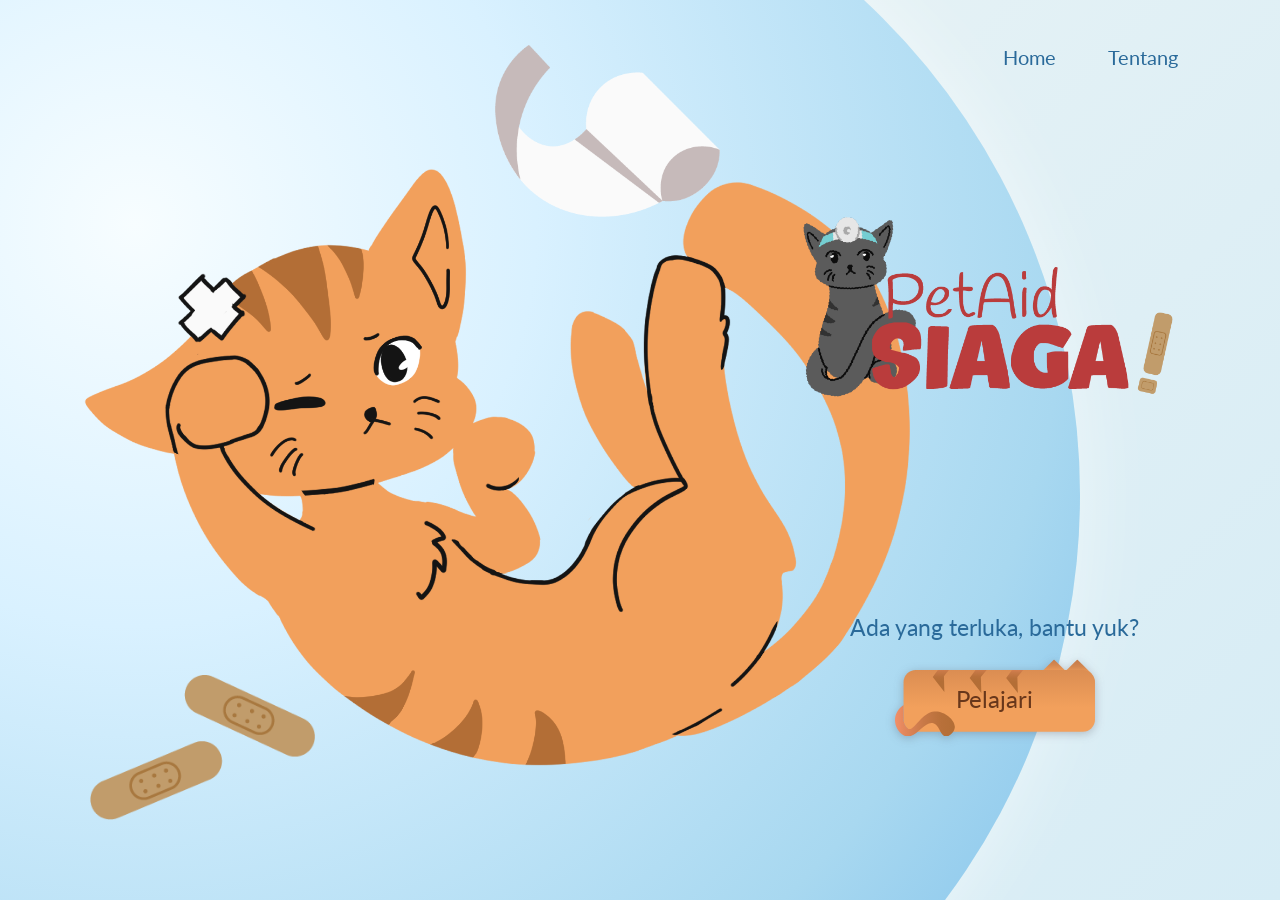
<file: index.html>
<!DOCTYPE html>
<html lang="en">
<head>
    <meta charset="UTF-8">
    <meta http-equiv="X-UA-Compatible" content="IE=edge">
    <meta name="viewport" content="width=device-width, initial-scale=1.0">
    <link rel="stylesheet" href="style.css">
    <link href="https://fonts.googleapis.com/css?family=lato:400" rel="stylesheet">
    <title>PetAid Siaga!</title>
    <link rel="icon" href="asset/icon.png">
</head>

<body>
<div class="viewport"> 
    <div class="circle"></div> 
    <div class="content">
       <div class="jeruk"> <img src="image/jeruk landing.png"> </div>
       <div class="bandage"> <img src="image/PERBAN.png"> </div>
       <div class="bandaid"> <img src="image/BANDAID.png"> </div>
       <div class="title"> <img src="asset/LOGO 1.png"> </div>
    </div>

    <ul class="bartop">
        <li><a href="index.html">Home</a></li>
        <li><a href="Tentang.html">Tentang</a></li>
    </ul>

    <div class="cta-group">
    <p>Ada yang terluka, bantu yuk?</p>

    <a href="Choice.html" class="pelajari">
        <img src="svg button/button2.svg">
        <span>Pelajari</span>
    </a>
</div>
</div> 

</body>
</html>
</file>
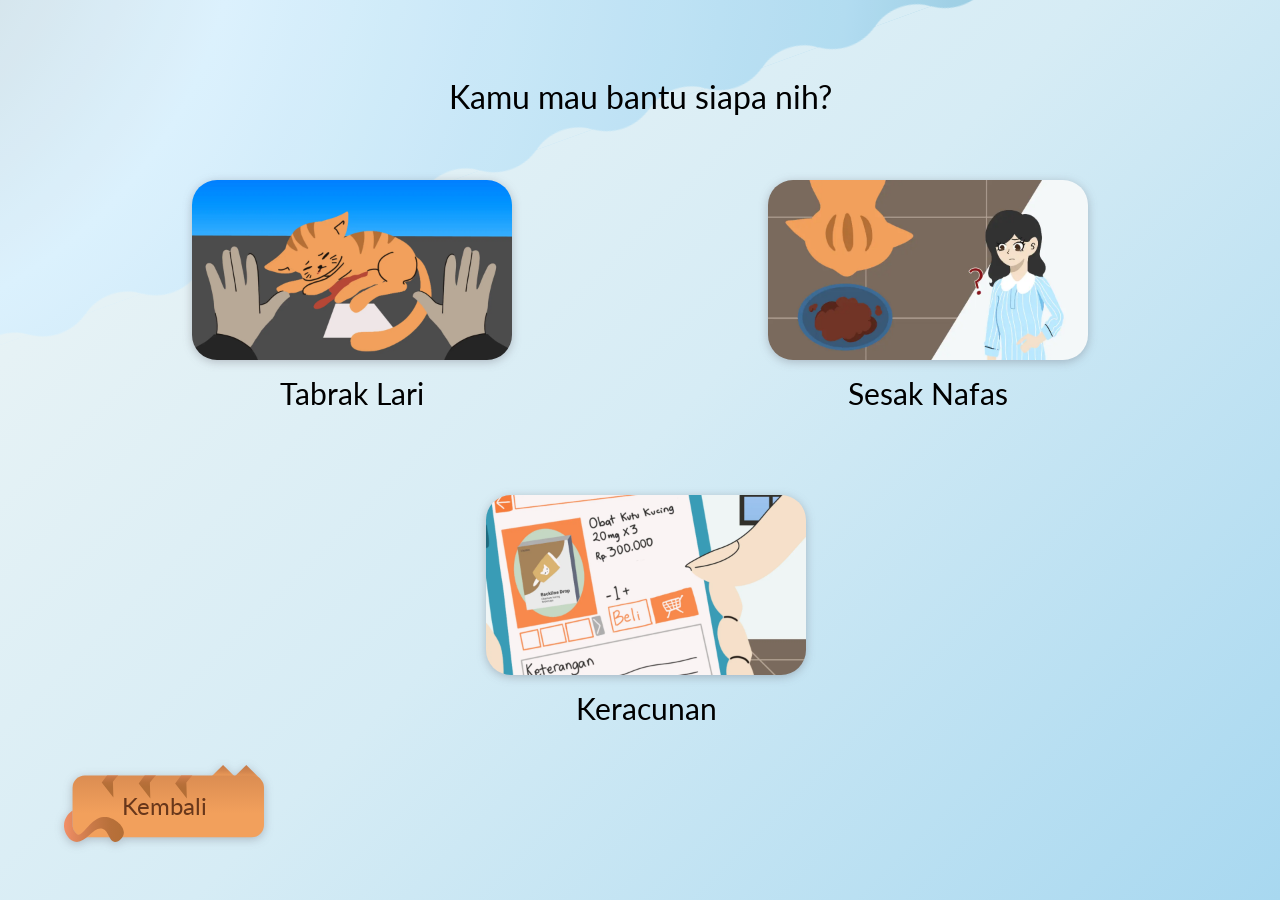
<file: Choice.html>
<!DOCTYPE html>
<html lang="en">
<head>
    <meta charset="UTF-8">
    <meta http-equiv="X-UA-Compatible" content="IE=edge">
    <meta name="viewport" content="width=device-width, initial-scale=1.0">
    <link rel="stylesheet" href="choice.css">
    <link href="https://fonts.googleapis.com/css?family=lato:400" rel="stylesheet">
    <title>PetAid Siaga!</title>
    <link rel="icon" href="asset/icon.png">
</head>

<body>
<div class="viewport">
    <div class="box"></div>
    <div class="content">

    <a href="index.html" class="kembali">
    <img src="svg button/button2.svg">
    <span>Kembali</span>
    </a>

    <div class="thumbnail">
    <a href="tabrak.html" class="tabrak">
    <img src="webp/KETABRAK THUMBNAIL.webp">
    <span>Tabrak Lari</span>
    </a>
    <a href="sesak.html" class="sesak">
    <img src="webp/SESAK NAFAS THUMBNAIL.webp">
    <span>Sesak Nafas</span>
    </a>
    <a href="racun.html" class="racun">
    <img src="webp/KERACUNAN THUMBNAIL.webp">
    <span>Keracunan</span>
    </a>
    </div>
    
    </div>

    <p class="para1">Kamu mau bantu siapa nih?</p>
    
</div>

</body>
</html>
</file>
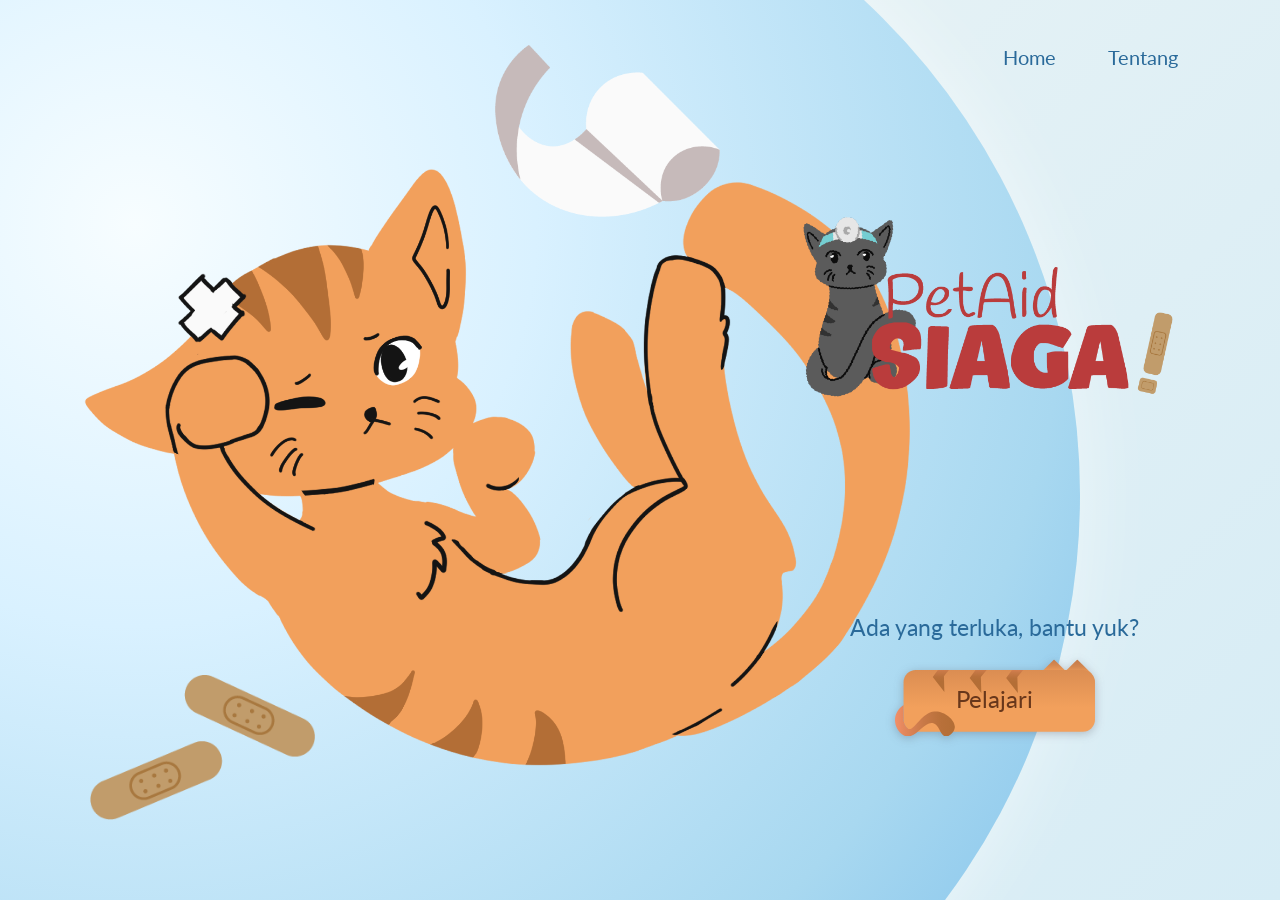
<file: home.html>
<!DOCTYPE html>
<html lang="en">
<head>
    <meta charset="UTF-8">
    <meta http-equiv="X-UA-Compatible" content="IE=edge">
    <meta name="viewport" content="width=device-width, initial-scale=1.0">
    <link rel="stylesheet" href="style.css">
    <link href="https://fonts.googleapis.com/css?family=lato:400" rel="stylesheet">
    <title>PetAid Siaga!</title>
    <link rel="icon" href="asset/icon.png">
</head>

<body>
<div class="viewport"> 
    <div class="circle"></div> 
    <div class="content">
       <div class="jeruk"> <img src="image/jeruk landing.png"> </div>
       <div class="bandage"> <img src="image/PERBAN.png"> </div>
       <div class="bandaid"> <img src="image/BANDAID.png"> </div>
       <div class="title"> <img src="asset/LOGO 1.png"> </div>
    </div>

    <ul class="bartop">
        <li><a href="home.html">Home</a></li>
        <li><a href="Tentang.html">Tentang</a></li>
    </ul>

    <div class="cta-group">
    <p>Ada yang terluka, bantu yuk?</p>

    <a href="Choice.html" class="pelajari">
        <img src="svg button/button2.svg">
        <span>Pelajari</span>
    </a>
</div>
</div> 

</body>
</html>
</file>
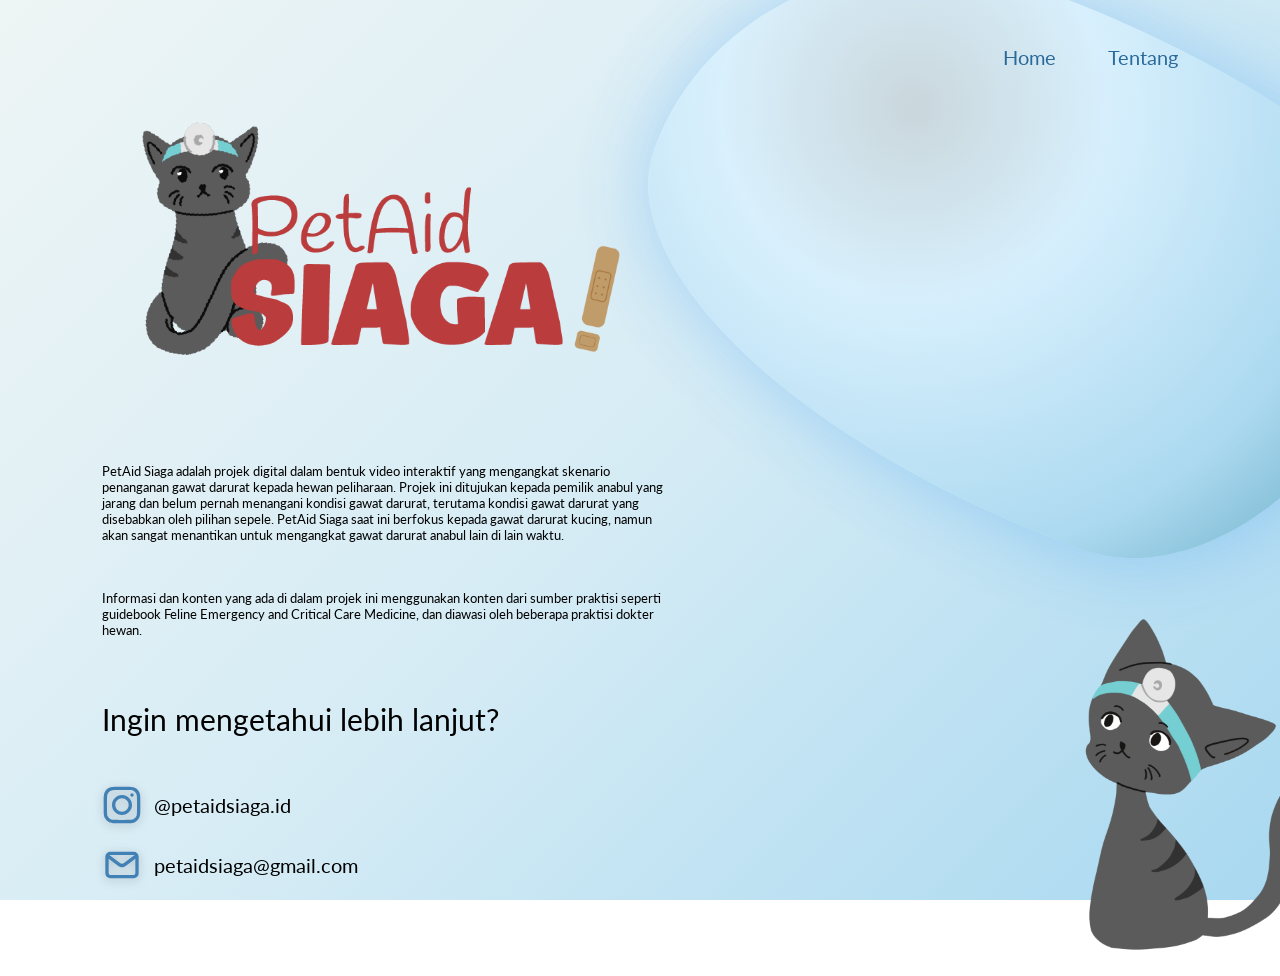
<file: Tentang.html>
<!DOCTYPE html>
<html lang="en">
<head>
    <meta charset="UTF-8">
    <meta http-equiv="X-UA-Compatible" content="IE=edge">
    <meta name="viewport" content="width=device-width, initial-scale=1.0">
    <link rel="stylesheet" href="tentang.css">
    <link href="https://fonts.googleapis.com/css?family=lato:400" rel="stylesheet">
    <title>PetAid Siaga!</title>
    <link rel="icon" href="asset/icon.png">
</head>

<body>
    <div class="viewport">
        <div class="blob"></div>
        <div class="content">
            <div class="title"> <img src="asset/LOGO 1.png"> </div>
        </div>

        <ul class="bartop">
            <li><a href="index.html">Home</a></li>
            <li><a href="Tentang.html">Tentang</a></li>
        </ul>
    </div>

    <div class="info-group">
    <div class="infotext">
    <p class="para1">PetAid Siaga adalah projek digital dalam bentuk video interaktif yang 
        mengangkat skenario penanganan gawat darurat kepada hewan peliharaan. Projek ini ditujukan kepada pemilik 
        anabul yang jarang dan belum pernah menangani kondisi gawat darurat, terutama kondisi gawat darurat yang disebabkan 
        oleh pilihan sepele. PetAid Siaga saat ini berfokus kepada gawat darurat kucing, namun akan sangat menantikan 
        untuk mengangkat gawat darurat anabul lain di lain waktu.</p>
    
    <p class="para2">Informasi dan konten yang ada di dalam projek ini menggunakan konten dari sumber praktisi seperti guidebook 
        Feline Emergency and Critical Care Medicine, dan diawasi oleh beberapa praktisi dokter hewan.</p>

    <p class="cta"> Ingin mengetahui lebih lanjut? </p>
    </div>

    <div class="contact">
    <a href="https://www.instagram.com/petaidsiaga.id/" class="insta">
    <img src="svg button/insta idle.svg">
    <span>@petaidsiaga.id</span>
    </a>

    <a href="mailto:petaidsiaga@gmail.com" class="email">
    <img src="svg button/email idle.svg">
    <span>petaidsiaga@gmail.com</span>
    </a>
    </div>
    </div>

    <div class="dekor"> <img src="image/Doctor cat.png"> </div>

</body>
</html>
</file>
<file: style.css>
body {
    font-family: 'Lato', sans-serif;
    box-sizing: border-box;
    margin: 0;

    background: linear-gradient(
    135deg,
    #EEF5F5 0%,
    #D6ECF5 50%,
    #A8D8F0 100%
);

background-size: 200% 200%;
}

.viewport {
  width: 100vw;
  height: 100vh;
  position: relative;

  z-index: 1;

  overflow: hidden;
}

.cta-group {
    position: absolute;

    right: clamp(70px, 11vw, 240px);
    top: 75%;

    transform: translateY(-50%);

    display: flex;
    flex-direction: column;
    align-items: center;

    gap: clamp(12px, 2vh, 30px);

    z-index: 10;
}

.cta-group p {
    margin: 0;

    font-size: clamp(18px, 1.8vw, 32px);

    text-align: center;

    white-space: nowrap;

    color: #2a6a9a ;
}

.bartop {
  position: absolute;

  top: 5vh;
  right: 8%;

  z-index: 10;

  display: flex;
  align-items: center;

  gap: clamp(20px, 4vw, 80px);

  list-style: none;

  margin: 0;
  padding: 0;
}

.bartop a{
  text-decoration: none;
  color: #2a6a9a ;
  font-size: 20px;
  position: relative;
}

.bartop a::after {
    content: "";

    position: absolute;

    bottom: -8px;
    left: 0;

    width: 100%;
    height: 3px;

    background: black;

    transform: scaleX(0);
    transform-origin: left;
    transition: transform 0.25s ease;
}

.bartop a:hover::after {
    transform: scaleX(1);
}

.circle {
  position: absolute;
  left: -30vh;
  top: -20vh;
  height: 150vh;
  width: 150vh;
  background: radial-gradient(
  circle at 30% 30%,
  #F7FDFF 0%,
  #D9F1FF 30%,
  #A8D8F0 70%,
  #6FB7E9 100%
  );
  box-shadow: 0 0 80px rgba(255, 255, 255, 0.5);
  border-radius: 50%;
  z-index: 1;
}

.content {
  position: relative;
  z-index: 5;
}

.jeruk {
  position: absolute;

  top: 12vh;
}

.jeruk img{
    width: 115vh;
    height: auto;
}

.bandage {
  position: absolute;

  top: 5vh;
  left: 55vh;
}

.bandage img {
  width: 25vh;
}

.bandaid {
  position: absolute;

  top: 75vh;
  left: 10vh;
}

.bandaid img {
  width: 25vh;
}

.title {
    position: absolute;

    top: clamp(20px, 5vh, 80px);
    left: 50%;

    transform: translate(30%, 65%);
    

    z-index: 10;
}

.title img {
    width: clamp(280px, 32vw, 700px);

    display: block;
}

.pelajari {
  position: relative;
  display: inline-block;
}

.pelajari:hover {
  transform: scale(1.03);
  transition: 0.2s ease;
  filter: drop-shadow(0 6px 12px rgba(73, 65, 79, 0.35));
}

.pelajari img {
  width: 200px;
  transition: 0.2s ease;
  display: block;
  filter: drop-shadow(0 2px 5px rgba(73, 65, 79, 0.3));
}

.pelajari span {
  position: absolute;

  top: 50%;
  left: 50%;

  transform: translate(-50%, -50%);

  color: rgb(104, 55, 27);
  font-size: 24px;
}
</file>
<file: choice.css>
body {
    font-family: 'Lato', sans-serif;
    box-sizing: border-box;
     background: linear-gradient(
        135deg,
        #EEF5F5 0%,
        #D6ECF5 50%,
        #A8D8F0 100%
    );
    margin: 0;
}

.viewport {
  width: 100vw;
  height: 100vh;
  position: relative;

  z-index: 1;

  overflow: hidden;
}

.para1 {
  position: absolute;

  z-index: 5;

  top: 5%;
  left: 50%;

  transform: translateX(-50%);

  font-size: clamp(24px, 2.5vw, 40px);

  text-align: center;

  white-space: nowrap;
}

.kembali {
  position: absolute;
  left: 5%;
  top: 85%;

  z-index: 20;
  display: inline-block;
}

.kembali img {
  width: 200px;
  transition: 0.2s ease;
  filter: drop-shadow(0 2px 5px rgba(73, 65, 79, 0.3));
}

.kembali:hover {
  transform: scale(1.03);
  transition: 0.2s ease;
  filter: drop-shadow(0 6px 12px rgba(73, 65, 79, 0.35));
}

.kembali span {
  position: absolute;

  top: 50%;
  left: 50%;

  transform: translate(-50%, -50%);

  color: rgb(104, 55, 27);
  font-size: 24px;
}

.box {
  position: absolute;
  z-index: 1;

  left: -63%;
  top: -55%;
  width: 160vw;
  height: 60vw;

  background: radial-gradient(
    circle at 30% 30%,
    #c7d2d6 0%,
    #D9F1FF 30%,
    #A8D8F0 70%,
    #4c9bb5 100%
  );

  mask:
    radial-gradient(51.61px at 50% calc(100% - 72px),#000 99%,#0000 101%) calc(50% - 60px) 0/120px 100%,
    radial-gradient(51.61px at 50% calc(100% + 42px),#0000 99%,#000 101%) 50% calc(100% - 30px)/120px 100% repeat-x;

  transform: rotate(-20deg);
  opacity: 0.8;
}



.thumbnail {
  position: absolute;

  width: 100%;
  height: 100%;

  top: 0;
  left: 0;

  z-index: 5;
}

.tabrak img, .sesak img, .racun img {
  width: 25vw;
  height: auto;

  border-radius: 25px;

  display: block;

  transition: 0.2s ease;

  filter: drop-shadow(0 2px 5px rgba(73, 65, 79, 0.3));
}

.tabrak:hover img, .sesak:hover img, .racun:hover img {
  transform: scale(1.03);

  filter: drop-shadow(0 6px 12px rgba(73, 65, 79, 0.35));
}

.tabrak, .sesak, .racun {
  position: absolute;

  display: flex;
  flex-direction: column;
  align-items: center;

  gap: 15px;

  text-decoration: none;

  z-index: 5;
}

.tabrak span, .sesak span, .racun span {
  color: black;
  font-size: 30px;
}


.tabrak {
  top: 20%;
  left: 15%;
}

.sesak {
  top: 20%;
  left: 60%;
}

.racun {
  top: 55%;
  left: 38%;
}
</file>
<file: tentang.css>
body {
    font-family: 'Lato', sans-serif;
    box-sizing: border-box;
    margin: 0;

    min-height: 100vh;

    background: linear-gradient(
        135deg,
        #EEF5F5 0%,
        #D6ECF5 50%,
        #A8D8F0 100%
    );

    background-attachment: fixed;
}

.viewport {
    width: 100vw;
    height: 100vh;
    position: relative;
    z-index: 1;
    overflow: visible;      /* ← changed from hidden */
}

.info-group {
    position: relative;     /* ← changed from absolute */
    margin-top: -50vh;       /* ← pushes below viewport hero */
    left: 8%;
    width: 67%;
    display: flex;
    flex-direction: column;
    gap: clamp(10px, 2vh, 30px);
    z-index: 5;
}

.infotext {
    width: 67%;
    display: flex;
    flex-direction: column;
    gap: 20px;
    z-index: 5;
}

.para1, .para2 {
    font-size: 1.042vw;
}

.cta {
    font-size: 30px;
}

.bartop {
  position: absolute;

  top: 5vh;
  right: 8%;

  z-index: 10;

  display: flex;
  align-items: center;

  gap: clamp(20px, 4vw, 80px);

  list-style: none;

  margin: 0;
  padding: 0;
}

.bartop a{
  text-decoration: none;
  color: #2a6a9a;
  font-size: 20px;
  position: relative;
}

.bartop a::after {
    content: "";

    position: absolute;

    bottom: -8px;
    left: 0;

    width: 100%;
    height: 3px;

    background: black;

    transform: scaleX(0);
    transform-origin: left;
    transition: transform 0.25s ease;
}

.bartop a:hover::after {
    transform: scaleX(1);
}

.content {
    position: relative;
    z-index: 5;
}

.title {
    position: absolute;
    top: 10vh;
    left: 10vh;
}

.title img {
    width: clamp(200px, 70%, 600px);   /* ← constrain logo on small screens */
}

.contact {
    display: flex;
    flex-direction: column;
    gap: 20px;
    z-index: 10;
}

.insta, .email {
    display: flex;
    align-items: center;
    gap: 12px;
    text-decoration: none;
}

.insta img, .email img {
    width: 40px;
    filter: drop-shadow(0 2px 5px rgba(73, 65, 79, 0.3));
}

.insta span, .email span {
    color: black;
    font-size: 20px;
}

.insta:hover img {
    content: url("svg button/insta hover.svg");
}

.email:hover img {
    content: url("svg button/email hover.svg");
}

.dekor {
    position: absolute;
    top: 60vh;
    left: 80vh;
    z-index: 5;
}

.dekor img {
    width: 50vw;
    max-width: 1000px;
    transform: scaleX(-1);
}

.blob {
    position: absolute;
    left: 50%;
    width: 60vw;
    height: 40vw;
    background: radial-gradient(
        circle at 30% 30%,
        #c7d2d6 0%,
        #D9F1FF 30%,
        #A8D8F0 70%,
        #4c9bb5 100%
    );
    border-radius:
        40% 60% 30% 70% /
        55% 30% 70% 45%;
    transform: rotate(20deg);
    box-shadow: 0 0 80px rgba(35, 141, 241, 0.39);
    opacity: 0.8;
}
</file>
